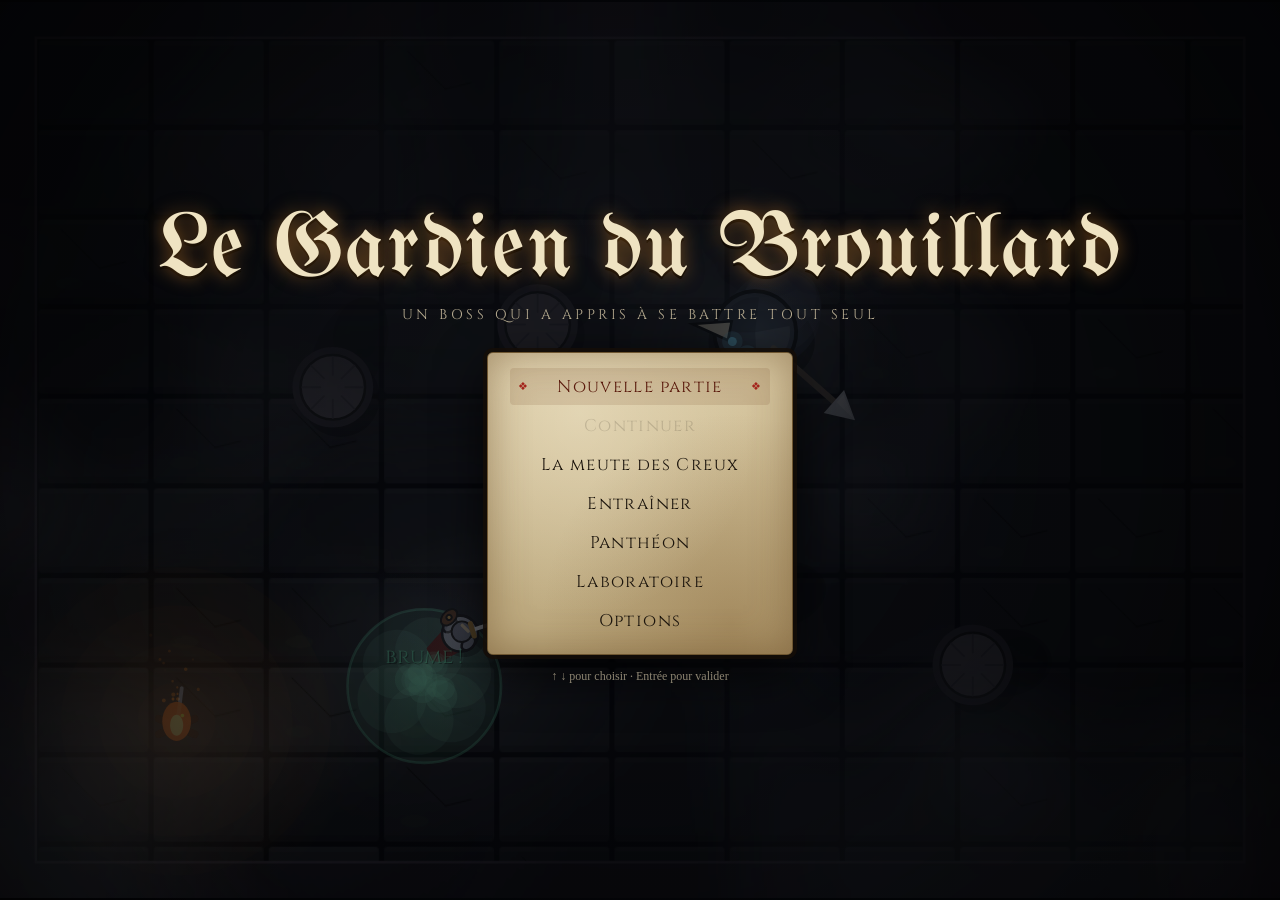
<file: index.html>
<!DOCTYPE html>
<html lang="fr">

<head>
    <meta charset="utf-8" />
    <meta name="viewport" content="width=device-width, initial-scale=1.0">
    <title>Le Gardien du Brouillard</title>
    <link rel="stylesheet" type="text/css" href="style.css?v=36">

    <!-- p5.js en local (comme les autres exemples) -->
    <script src="libraries/p5.min.js"></script>

    <!-- Une dépendance avant ce qui l'utilise ; sketch.js en dernier -->
    <script src="vehicle.js?v=36"></script>
    <script src="steering.js?v=36"></script>
    <script src="combat.js?v=36"></script>
    <script src="arena.js?v=36"></script>
    <script src="NeuralNetwork.js?v=36"></script>
    <script src="campfire.js?v=36"></script>
    <script src="mistPatch.js?v=36"></script>
    <script src="pillar.js?v=36"></script>
    <script src="bloodstain.js?v=36"></script>
    <script src="player.js?v=36"></script>
    <script src="boss.js?v=36"></script>
    <script src="bossBrain.js?v=36"></script>
    <script src="handBoss.js?v=36"></script>
    <script src="scriptedPlayer.js?v=36"></script>
    <script src="humanController.js?v=36"></script>
    <script src="fight.js?v=36"></script>
    <script src="fitness.js?v=36"></script>
    <script src="genetic.js?v=36"></script>
    <script src="training.js?v=36"></script>
    <script src="trainingStore.js?v=36"></script>
    <script src="comparison.js?v=36"></script>
    <script src="demo.js?v=36"></script>
    <script src="settings.js?v=36"></script>
    <script src="scenarios.js?v=36"></script>
    <script src="trials.js?v=36"></script>
    <script src="doctrines.js?v=36"></script>
    <script src="pretrainedBoss.js?v=36"></script>
    <script src="pretrainedPantheon.js?v=36"></script>
    <script src="pantheon.js?v=36"></script>
    <script src="tournament.js?v=36"></script>
    <script src="fitnessChart.js?v=36"></script>
    <script src="debugPanel.js?v=36"></script>
    <script src="hud.js?v=36"></script>
    <script src="camera.js?v=36"></script>
    <script src="menuToggle.js?v=36"></script>
    <script src="screens.js?v=36"></script>
    <script src="titleMenu.js?v=36"></script>
    <script src="tutorial.js?v=36"></script>
    <script src="hudLayout.js?v=36"></script>
    <script src="banners.js?v=36"></script>
    <script src="quality.js?v=36"></script>
    <script src="gameFeel.js?v=36"></script>
    <script src="particles.js?v=36"></script>
    <script src="lighting.js?v=36"></script>
    <script src="fog.js?v=36"></script>
    <script src="flocking.js?v=36"></script>
    <script src="creux.js?v=36"></script>
    <script src="packBrain.js?v=36"></script>
    <script src="handPack.js?v=36"></script>
    <script src="packPlayer.js?v=36"></script>
    <script src="packFight.js?v=36"></script>
    <script src="packFitness.js?v=36"></script>
    <script src="packSettings.js?v=36"></script>
    <script src="packTraining.js?v=36"></script>
    <script src="packComparison.js?v=36"></script>
    <script src="pretrainedPack.js?v=36"></script>
    <script src="campaign.js?v=36"></script>
    <script src="interpolation.js?v=36"></script>
    <script src="gamepad.js?v=36"></script>
    <script src="audio.js?v=36"></script>
    <script src="networkView.js?v=36"></script>
    <script src="presentation.js?v=36"></script>
    <script src="recorder.js?v=36"></script>
    <script src="wisp.js?v=36"></script>
    <script src="veilleur.js?v=36"></script>
    <script src="veilleurController.js?v=36"></script>
    <script src="veilleurFight.js?v=36"></script>
    <script src="showcasePlayer.js?v=36"></script>
    <script src="sketch.js?v=36"></script>
</head>

<body class="screen-title">
    <!-- Écran titre : logo et menu sur parchemin (le brouillard et le combat de fond sont dessinés dans le canvas) -->
    <div id="titleScreen" class="screen-panel">
        <h1 class="logo">Le Gardien du Brouillard</h1>
        <p class="tagline">Un boss qui a appris à se battre tout seul</p>
        <nav id="titleMenu" class="parchment title-menu" aria-label="Menu principal">
            <button id="menuNew" type="button" data-item="new">Nouvelle partie</button>
            <button id="menuContinue" type="button" data-item="continue">Continuer</button>
            <button id="menuPack" type="button" data-item="pack">La meute des Creux</button>
            <button id="menuTrain" type="button" data-item="train">Entraîner</button>
            <button id="menuPantheon" type="button" data-item="pantheon">Panthéon</button>
            <button id="menuLab" type="button" data-item="lab">Laboratoire</button>
            <button id="menuOptions" type="button" data-item="options">Options</button>
        </nav>
        <p class="title-hint">↑ ↓ pour choisir · Entrée pour valider</p>
    </div>

    <!-- Laboratoire : les outils de recherche (démonstration et duels, entraînement, comparaison, Panthéon) -->
    <aside id="menu" class="lab">
        <div class="lab-head">
            <h1>Laboratoire</h1>
            <button id="labBackBtn" type="button">← Titre</button>
        </div>
        <nav id="labTabs" class="tabs" aria-label="Outils du laboratoire">
            <button id="tabDemo" type="button" data-mode="demo">Duels</button>
            <button id="tabTraining" type="button" data-mode="training">Entraîner</button>
            <button id="tabComparison" type="button" data-mode="comparison">Comparer</button>
            <button id="tabPantheon" type="button" data-mode="pantheon">Panthéon</button>
            <button id="tabPack" type="button" data-mode="pack">Meute</button>
            <button id="tabPresentation" type="button" data-mode="presentation">Présentation</button>
        </nav>
        <p id="statusMsg" class="status" role="status"></p>

        <section id="demoSection">
            <h2>Démonstration et duels</h2>
            <p class="hint">Deux combats en même temps contre le <b>même joueur robot</b>. Seul le « cerveau » du boss
                change. Choisissez deux boss du Panthéon pour un <b>duel</b> : à chaque manche, gagne le boss qui tue
                le chevalier, ou le plus rapide si les deux le tuent.</p>
            <label for="demoLeftSelect">Boss de gauche</label>
            <select id="demoLeftSelect">
                <option value="random" selected>Avant entraînement (réseau au hasard)</option>
                <option value="hand">Boss écrit à la main</option>
                <option value="champion">Champion de votre entraînement</option>
            </select>
            <label for="demoRightSelect">Boss de droite</label>
            <select id="demoRightSelect">
                <option value="champion" selected>Champion de votre entraînement</option>
                <option value="hand">Boss écrit à la main</option>
            </select>
            <label for="demoTrialSelect">Joueur robot affronté</label>
            <select id="demoTrialSelect">
                <option value="settings" selected>Réglages avancés des Options</option>
            </select>
            <p id="demoInfo" class="hint"></p>
        </section>

        <section id="trainingSection">
            <h2>Entraînement</h2>
            <p class="hint">À chaque génération, 50 boss affrontent un joueur robot. Les meilleurs ont des « enfants »
                (copies légèrement modifiées) ; les autres disparaissent. Les 2 meilleurs passent ensuite un examen
                de 30 combats : s'ils gagnent plus souvent que le champion, ils le remplacent.</p>
            <label for="doctrineSelect">Recette d'entraînement</label>
            <select id="doctrineSelect"></select>
            <p id="doctrineInfo" class="hint"></p>
            <div class="buttons">
                <button id="trainBtn" type="button" class="primary">▶ Lancer l'entraînement</button>
                <button id="resetTrainingBtn" type="button">Tout recommencer</button>
            </div>
            <div class="buttons">
                <button id="exportTrainingBtn" type="button">💾 Exporter (fichier)</button>
                <label class="file-button">📂 Importer<input type="file" id="importTrainingInput" accept=".json,application/json"></label>
            </div>
            <button id="addToPantheonBtn" type="button" class="wide">🏛️ Ajouter le champion au Panthéon</button>
            <p id="trainingInfo" class="hint"></p>
            <p id="saveInfo" class="hint"></p>
        </section>

        <section id="comparisonSection">
            <h2>Comparaison</h2>
            <p class="hint">Le boss écrit à la main et le boss entraîné affrontent le même joueur robot sur les
                mêmes 50 combats. C'est la mesure à retenir : elle ne dépend pas de la chance.</p>
            <button id="compareBtn" type="button" class="primary">▶ Lancer 50 combats</button>
            <div id="comparisonResults" class="results"></div>
        </section>

        <section id="pantheonSection">
            <h2>Panthéon des boss</h2>
            <p class="hint">Chaque boss du Panthéon a le même cerveau et le même algorithme génétique, mais une
                <b>recette d'entraînement</b> différente : une autre note, ou un autre joueur robot en face. Le
                <b>tournoi</b> fait affronter à chacun 4 joueurs robots différents, sur les mêmes combats.</p>
            <div id="pantheonList" class="pantheon-list"></div>
            <button id="tournamentBtn" type="button" class="primary">▶ Lancer le tournoi</button>
            <div id="tournamentResults" class="results"></div>
        </section>

        <section id="presentationSection">
            <h2>Présentation (vidéo de démonstration)</h2>
            <p class="hint">Environ 3 minutes, en vrais combats : wander, le réseau de neurones en direct (les neurones
                s'allument quand le chevalier avance), seek et arrive avec la formule de Reynolds, evade, la ruée
                (pursue), l'évitement d'obstacles, la parade, la meute (boids et réseau partagé) et la neuroévolution.
                <b>→</b> scène suivante · <b>Échap</b> arrêter.</p>
            <div class="buttons">
                <button id="presentationBtn" type="button" class="primary">▶ Lancer la présentation</button>
                <button id="recordBtn" type="button">⏺ Enregistrer en vidéo</button>
            </div>
            <p id="presentationInfo" class="hint">« Enregistrer en vidéo » joue la présentation et télécharge un fichier
                .webm (image et son) à la fin. Gardez l'onglet au premier plan pendant l'enregistrement.</p>
        </section>

        <section id="packSection">
            <h2>Niveau 1 : la meute des Creux</h2>
            <p class="hint">Cinq Creux partagent <b>un seul réseau de neurones</b>. Chaque Creux l'interroge avec ce
                qu'il perçoit (le chevalier, ses voisins proches) et reçoit le dosage de ses comportements : poursuite,
                flanc, fuite, flocking, morsure. Le réseau a été entraîné par neuroévolution avec une <b>note
                collective</b> : la meute est notée ensemble.</p>
            <label for="packViewSelect">Meute observée (contre le joueur robot)</label>
            <select id="packViewSelect">
                <option value="learned" selected>Meute apprise (pré-entraînée)</option>
                <option value="champion">Champion de votre entraînement</option>
                <option value="hand">Meute écrite à la main</option>
            </select>
            <div class="buttons">
                <button id="packPlayBtn" type="button" class="primary">⚔ Jouer ce niveau</button>
                <button id="packCompareBtn" type="button">▶ Comparer (40 combats)</button>
            </div>
            <div class="buttons">
                <button id="packTrainBtn" type="button">▶ Entraîner la meute</button>
                <button id="packResetBtn" type="button">Recommencer</button>
            </div>
            <p id="packInfo" class="hint"></p>
            <details>
                <summary>Réglages de la meute</summary>
            <div class="control">
                <label for="packSize">Taille de la meute : <span id="packSizeVal">5</span></label>
                <input type="range" id="packSize" min="3" max="8" step="1" value="5">
            </div>
            <div class="control">
                <label for="packPerception">Perception des Creux (px) : <span id="packPerceptionVal">160</span></label>
                <input type="range" id="packPerception" min="60" max="300" step="10" value="160">
            </div>
            <div class="control">
                <label for="packPopulation">Population de meutes : <span id="packPopulationVal">40</span></label>
                <input type="range" id="packPopulation" min="10" max="100" step="10" value="40">
            </div>
            <div class="control">
                <label for="packFights">Combats par meute : <span id="packFightsVal">2</span></label>
                <input type="range" id="packFights" min="1" max="4" step="1" value="2">
            </div>
            <div class="control">
                <label for="packMutation">Taux de mutation (meute) : <span id="packMutationVal">0.10</span></label>
                <input type="range" id="packMutation" min="0" max="0.5" step="0.01" value="0.1">
            </div>
            </details>
        </section>
    </aside>
    <button id="menuToggle" type="button" aria-expanded="true" title="Masquer / afficher le laboratoire">✕</button>
    <main id="canvasHolder"></main>

    <!-- Menu de pause (Échap pendant le combat) -->
    <div id="pauseMenu" class="overlay" hidden>
        <div class="parchment panel">
            <h2>Pause</h2>
            <button id="resumeBtn" type="button" class="wide primary">Reprendre</button>
            <button id="restartFightBtn" type="button" class="wide">Recommencer le combat (R)</button>
            <label for="opponentSelect">Adversaire</label>
            <select id="opponentSelect">
                <option value="champion" selected>Champion de votre entraînement</option>
                <option value="hand">Boss écrit à la main (machine à états)</option>
                <!-- puis les boss du Panthéon, ajoutés par sketch.js -->
            </select>
            <p id="bossInfo" class="hint"></p>
            <button id="pauseOptionsBtn" type="button" class="wide">Options</button>
            <button id="quitToTitleBtn" type="button" class="wide">Retour au titre</button>
            <p class="hint keys">
                <b>ZQSD / WASD / flèches</b> se déplacer · <b>J</b> attaque légère · <b>K</b> attaque lourde ·
                <b>Espace</b> roulade · <b>U / Maj</b> parade · <b>E</b> fiole d'Estus · <b>L / Tab</b> verrouiller · <b>G</b> debug · <b>M</b> son ·
                <b>Échap</b> pause<br>
                Manette : <b>stick</b> se déplacer · <b>RB / RT</b> attaques · <b>LT</b> parade · <b>B</b> roulade ·
                <b>X</b> fiole · <b>R3 / Y</b> verrouiller · <b>Start</b> pause
            </p>
        </div>
    </div>

    <!-- Options : aide, tutoriel, debug, scénarios et réglages avancés -->
    <div id="optionsScreen" class="overlay" hidden>
        <div class="parchment panel wide-panel">
            <h2>Options</h2>
            <div class="buttons">
                <button id="helpBtn" type="button">❓ Comment ça marche ?</button>
                <button id="showTutorialBtn" type="button">Revoir le tutoriel</button>
            </div>
            <label for="controlsSelect">Contrôles</label>
            <select id="controlsSelect"></select>
            <p class="hint">Manette : stick gauche se déplacer · RB / RT attaque légère / lourde · LT parade · B roulade ·
                X fiole · R3 ou Y verrouiller · Start pause · A valider, B retour dans les menus.</p>
            <label for="qualitySelect">Qualité graphique</label>
            <select id="qualitySelect"></select>
            <label class="check"><input type="checkbox" id="muteCheckbox"> Couper le son (touche M)</label>
            <div class="control">
                <label for="masterVolume">Volume général : <span id="masterVolumeVal">0.70</span></label>
                <input type="range" id="masterVolume" min="0" max="1" step="0.05" value="0.7">
            </div>
            <div class="control">
                <label for="musicVolume">Musique : <span id="musicVolumeVal">0.50</span></label>
                <input type="range" id="musicVolume" min="0" max="1" step="0.05" value="0.5">
            </div>
            <div class="control">
                <label for="sfxVolume">Effets sonores : <span id="sfxVolumeVal">0.80</span></label>
                <input type="range" id="sfxVolume" min="0" max="1" step="0.05" value="0.8">
            </div>
            <label class="check"><input type="checkbox" id="debugCheckbox"> Mode debug : voir le « cerveau » du boss (touche G)</label>
            <details open>
                <summary>Réglages avancés</summary>
                <label for="scenarioSelect">Scénario</label>
                <select id="scenarioSelect"></select>
                <p id="scenarioInfo" class="hint"></p>

                <div class="control">
                    <label for="populationSize">Population de boss : <span id="populationSizeVal">50</span></label>
                    <input type="range" id="populationSize" min="10" max="200" step="10" value="50">
                </div>
                <div class="control">
                    <label for="mutationRate">Taux de mutation : <span id="mutationRateVal">0.10</span></label>
                    <input type="range" id="mutationRate" min="0" max="0.5" step="0.01" value="0.1">
                </div>
                <div class="control">
                    <label for="fightsPerBoss">Combats par boss : <span id="fightsPerBossVal">2</span></label>
                    <input type="range" id="fightsPerBoss" min="1" max="4" step="1" value="2">
                </div>
                <div class="control">
                    <label for="elites">Élites conservées : <span id="elitesVal">1</span></label>
                    <input type="range" id="elites" min="0" max="5" step="1" value="1">
                </div>
                <div class="control">
                    <label for="dodgeProbability">Bonne réaction du joueur robot : <span id="dodgeProbabilityVal">0.40</span></label>
                    <input type="range" id="dodgeProbability" min="0" max="1" step="0.05" value="0.4">
                </div>
                <div class="control">
                    <label for="attackInterval">Intervalle d'attaque du joueur robot (s) : <span id="attackIntervalVal">0.9</span></label>
                    <input type="range" id="attackInterval" min="0.4" max="2" step="0.1" value="0.9">
                </div>
                <div class="control">
                    <label for="detectRadius">Rayon de détection du boss : <span id="detectRadiusVal">350</span></label>
                    <input type="range" id="detectRadius" min="150" max="600" step="10" value="350">
                </div>
                <div class="control">
                    <label for="estusCharges">Fioles d'Estus du chevalier : <span id="estusChargesVal">2</span></label>
                    <input type="range" id="estusCharges" min="0" max="5" step="1" value="2">
                </div>
                <div class="control">
                    <label for="pillarCount">Piliers dans l'arène : <span id="pillarCountVal">4</span></label>
                    <input type="range" id="pillarCount" min="0" max="6" step="1" value="4">
                </div>
                <div class="control">
                    <label for="maxFightTime">Durée max d'un combat (s) : <span id="maxFightTimeVal">90</span></label>
                    <input type="range" id="maxFightTime" min="20" max="120" step="5" value="90">
                </div>
                <div class="control">
                    <label for="trainingBudget">Vitesse de calcul (pas par image) : <span id="trainingBudgetVal">6000</span></label>
                    <input type="range" id="trainingBudget" min="500" max="30000" step="500" value="6000">
                </div>
            </details>
            <button id="optionsBackBtn" type="button" class="wide primary">Retour</button>
        </div>
    </div>

    <!-- Tutoriel des commandes (premier combat, ou depuis les Options) -->
    <div id="tutorial" class="overlay" hidden>
        <div class="parchment panel">
            <p id="tutorialStep" class="tutorial-step"></p>
            <h2 id="tutorialTitle"></h2>
            <p id="tutorialText"></p>
            <div class="buttons">
                <button id="tutorialNextBtn" type="button" class="primary">Suivant (Entrée)</button>
                <button id="tutorialSkipBtn" type="button">Passer (Échap)</button>
            </div>
        </div>
    </div>

    <dialog id="helpDialog">
        <h2>Comment ça marche ?</h2>
        <h3>Le jeu</h3>
        <p>Un combat de boss comme dans <i>Dark Souls</i>. Le boss prévient avant de frapper : un cône rouge se remplit
            pendant 0,6 s. Si vous roulez à ce moment-là, vous êtes invulnérable 0,3 s et le coup passe à travers vous.
            Après sa frappe, le boss reste vulnérable une seconde : c'est le moment d'attaquer. Attaquer et rouler
            fatiguent (barre verte) ; sans endurance, on ne peut plus rien faire. À 30 % de vie, le boss s'enrage :
            il devient plus rapide et attaque plus souvent. Si vous mourez, vous repartez du feu de camp, et une
            <b>tache de sang</b> marque l'endroit et la cause de votre mort.</p>
        <h3>Les techniques du boss</h3>
        <ul>
            <li><b>Hallebarde</b> : un cône rouge se remplit pendant 0,6 s, puis il frappe devant lui.</li>
            <li><b>Ruée</b> : une ligne rouge montre où il va charger. Il vise l'endroit où vous <i>serez</i>
                (il prédit votre mouvement), puis fige sa visée juste avant de foncer : changez de direction au dernier moment.</li>
            <li><b>Souffle du brouillard</b> : un cercle vert se remplit là où vous allez passer ; une nappe de brume y
                reste 6 s. Dedans, on brûle et on avance plus lentement.</li>
        </ul>
        <h3>Les fioles d'Estus (touche E)</h3>
        <p>Chaque fiole rend 25 points de vie, mais boire prend une seconde pendant laquelle on avance à peine. Si le boss
            vous touche avant que le soin n'agisse, la gorgée est perdue. Buvez loin de lui, ou pendant qu'il récupère.
            Le joueur robot boit aussi : le boss peut donc <i>apprendre</i> à punir ce moment.</p>
        <h3>Les piliers en ruine</h3>
        <ul>
            <li>On ne les traverse pas. Le boss et le joueur robot les contournent (<i>évitement d'obstacles</i>).</li>
            <li>Un pilier entre le boss et vous <b>pare ses coups</b>, et les vôtres aussi.</li>
            <li>Cachez-vous derrière pour <b>boire une fiole</b> : le joueur robot le fait, le boss doit venir le débusquer.</li>
            <li>Attirez sa <b>ruée</b> contre un pilier : il s'écrase et reste <b>étourdi 1,6 s</b>. Au deuxième choc, le pilier s'effondre.</li>
        </ul>
        <h3>Pas de camping dans les coins</h3>
        <p>Le Gardien est lié au centre de l'arène. S'il reste trop longtemps dans un coin (6 s), le brouillard
            le <b>dévore</b> : le coin s'assombrit en violet, un compte à rebours s'affiche au-dessus de lui, puis il
            meurt. Pendant l'entraînement, c'est une défaite complète : les boss apprennent à ne pas se terrer
            dans les coins.</p>
        <h3>L'esquive et la riposte du boss</h3>
        <p>Quand vous attaquez, le boss peut esquiver. S'il esquive sans être touché, il <b>riposte</b> : sa hallebarde est
            prête aussitôt. N'attaquez donc pas n'importe quand : frappez pendant sa récupération ou quand il est étourdi.</p>
        <h3>Le « cerveau » du boss</h3>
        <p>Le boss n'a pas de règles écrites à la main. Il a un petit <b>réseau de neurones</b> : 16 informations
            entrent (distance au joueur, angle, vitesse, fatigue et vie du joueur, s'il est vulnérable, <b>s'il attaque</b>,
            la vie du boss, le temps de recharge de chaque technique et de l'esquive, les obstacles à gauche et à droite,
            <b>si un pilier vous cache</b>, <b>depuis combien de temps il est dans un coin</b>) et 6 décisions sortent : <b>avancer ou reculer</b>, <b>hallebarde</b>,
            <b>esquiver</b>, <b>ruée</b>, <b>souffle</b>, <b>tourner autour de vous</b>. Ce sont les comportements de
            Reynolds qui exécutent ces décisions : <i>arrive</i> pour s'approcher sans foncer (en spirale), <i>seek</i>
            vers un point en avance sur le cercle pour tourner autour du joueur, <i>flee</i> pour reculer, <i>evade</i> pour esquiver, <i>seek</i> vers un
            point prédit pour la ruée (comme <i>pursue</i>), <i>wander</i> pour errer quand le joueur est loin, et
            l'<i>évitement d'obstacles</i> pour contourner les piliers. S'il ne reçoit aucun ordre latéral, il
            <b>rôde</b> : il ne reste jamais planté à vous regarder.</p>
        <h3>Comment il apprend : la sélection naturelle</h3>
        <ol>
            <li>On crée 50 boss avec des cerveaux au hasard : ils font n'importe quoi.</li>
            <li>Chacun affronte 2 fois un <b>joueur robot</b> qui joue toujours de la même façon : il réagit bien à 40 % des
                techniques du boss, punit le boss quand il récupère, se repose quand il est fatigué, contourne la brume et
                boit ses 2 fioles quand il est à l'abri.</li>
            <li>Chaque boss reçoit une <b>note</b> : dégâts infligés, moins dégâts reçus, plus un bonus s'il gagne,
                moins une pénalité pour chaque coup dans le vide, plus un bonus pour chaque <b>riposte qui touche</b>
                (une esquive réussie suivie d'un coup de hallebarde qui touche).</li>
            <li>Les mieux notés ont des « enfants » : des copies avec de petites modifications au hasard
                (<b>mutations</b>). C'est une nouvelle <b>génération</b>.</li>
            <li>Les 2 meilleurs passent un examen de 30 combats toujours identiques. Le <b>champion</b> est celui
                qui gagne le plus souvent à cet examen : c'est lui que vous affrontez.</li>
            <li>Pour une mesure honnête, le mode <b>Comparer</b> le fait rejouer sur 50 combats qu'il n'a jamais vus.
                Ce résultat est un peu plus bas que celui de l'examen : en gardant toujours le meilleur à l'examen,
                on garde aussi un peu de chance.</li>
        </ol>
        <p>Personne n'explique au boss comment se battre : les comportements qui marchent survivent, les autres
            disparaissent.</p>
        <h3>Le Panthéon : des boss entraînés différemment</h3>
        <p>Ce qu'un boss apprend dépend de sa <b>recette d'entraînement</b> : la note qu'on lui donne et le joueur robot
            qu'il affronte. Tous les boss du Panthéon sont partis de la même population de départ, avec le même
            nombre de générations ; seule la recette change.</p>
        <ul>
            <li><b>Le Gardien</b> : la recette de référence (avec un bonus à chaque riposte).</li>
            <li><b>Le Bourreau</b> : sa note compte surtout les dégâts infligés ; les coups reçus comptent peu.</li>
            <li><b>Le Spectre</b> : sa note punit surtout les coups reçus.</li>
            <li><b>Le Chasseur</b> : entraîné contre un joueur robot expert.</li>
            <li><b>L'Opportuniste</b> : entraîné contre un joueur robot débutant.</li>
            <li><b>Le Geôlier</b> : entraîné contre un joueur robot qui a 3 fioles.</li>
        </ul>
        <p>Le <b>tournoi</b> oppose chaque boss à 4 joueurs robots (débutant, référence, expert, buveur), sur les mêmes
            combats. La case encadrée est l'adversaire de son entraînement : on regarde si ce boss y fait mieux que
            les autres. Les colonnes de <b>style</b> montrent comment il gagne : coups de hallebarde, ruées, souffles,
            dégâts encaissés, fioles que le chevalier a pu boire. Les boss ne se battent pas entre eux : leur cerveau a appris à lire un chevalier.
            Ils s'affrontent en <b>duel</b>, contre le même chevalier : le meilleur l'emporte. Vous pouvez aussi entraîner
            votre propre boss avec la recette de votre choix, puis l'ajouter au Panthéon.</p>
        <h3>Le menu</h3>
        <ul>
            <li><b>Nouvelle partie</b> : la campagne. La meute des Creux, un feu de camp, le Veilleur des cendres (un
                sorcier dont les feux follets vous poursuivent : coupez-les ou roulez), un dernier feu de camp, puis le
                Gardien, plus coriace, avec des coups retardés pour piéger les parades trop pressées. Votre vie
                <b>passe d'une étape à l'autre</b> ; chaque feu de camp ravive une fiole, à boire sans risque
                (<b>E</b>), puis on repart (<b>Entrée</b>). Si vous mourez, l'étape recommence avec la vie et les
                fioles que vous aviez en y entrant. <b>Échap</b> ouvre la pause : recommencer l'étape, les Options, ou
                choisir un autre adversaire pour un combat libre (votre champion, le boss écrit à la main, un boss du
                Panthéon, la meute, le Veilleur).</li>
            <li><b>Continuer</b> : reprendre le combat en cours.</li>
            <li><b>La meute des Creux</b> (niveau 1) : cinq morts-vivants qui partagent un seul réseau de neurones. Chacun
                choisit avec ce qu'il perçoit comment doser poursuite, flanc, fuite et flocking. Ils ont appris à vous
                encercler : ne vous laissez pas entourer, reculez contre un pilier, profitez de leurs morsures ratées.
                L'onglet <b>Meute</b> du laboratoire les compare à une meute écrite à la main.</li>
            <li><b>Entraîner</b>, <b>Panthéon</b>, <b>Laboratoire</b> : les outils de recherche, en onglets. Duels
                (avant / après l'entraînement, ou deux boss du Panthéon côte à côte), Entraîner (choisir une recette et
                regarder l'évolution, tout est sauvegardé automatiquement), Comparer (50 combats identiques pour mesurer
                qui est le meilleur boss), Panthéon (le tournoi de tous les boss contre 4 joueurs robots).</li>
            <li><b>Laboratoire → Présentation</b> : une partie complète jouée par un joueur automatique, puis 3 minutes
                d'explications avec le réseau de neurones en direct et chaque steering behavior dessiné ;
                « Enregistrer en vidéo » en fait un fichier .webm.</li>
            <li><b>Options</b> : cette aide, le tutoriel, la qualité graphique (Bas, Moyen, Haut), le mode debug (avec
                les images par seconde), les scénarios et les réglages avancés.</li>
        </ul>
        <h3>Petit lexique</h3>
        <dl>
            <dt>Réseau de neurones</dt><dd>Une fonction avec beaucoup de réglages (les « poids ») qui transforme ce que voit le boss en décisions.</dd>
            <dt>Génération</dt><dd>Un tour complet : tous les boss se battent, puis les meilleurs ont des enfants.</dd>
            <dt>Fitness (note)</dt><dd>Le score d'un boss après ses combats.</dd>
            <dt>Mutation</dt><dd>Une petite modification au hasard des poids d'un enfant.</dd>
            <dt>Champion</dt><dd>Le boss qui a le mieux réussi l'examen de 30 combats.</dd>
            <dt>Steering behaviors</dt><dd>Les règles de déplacement de Craig Reynolds (1999) : chercher, arriver, fuir, esquiver, errer, éviter les obstacles.</dd>
            <dt>Prédiction</dt><dd>Viser l'endroit où sera la cible (position + vitesse × temps), comme le comportement <i>pursue</i>.</dd>
        </dl>
        <form method="dialog"><button id="helpClose" class="primary">Compris, on y va !</button></form>
    </dialog>
</body>

</html>
</file>
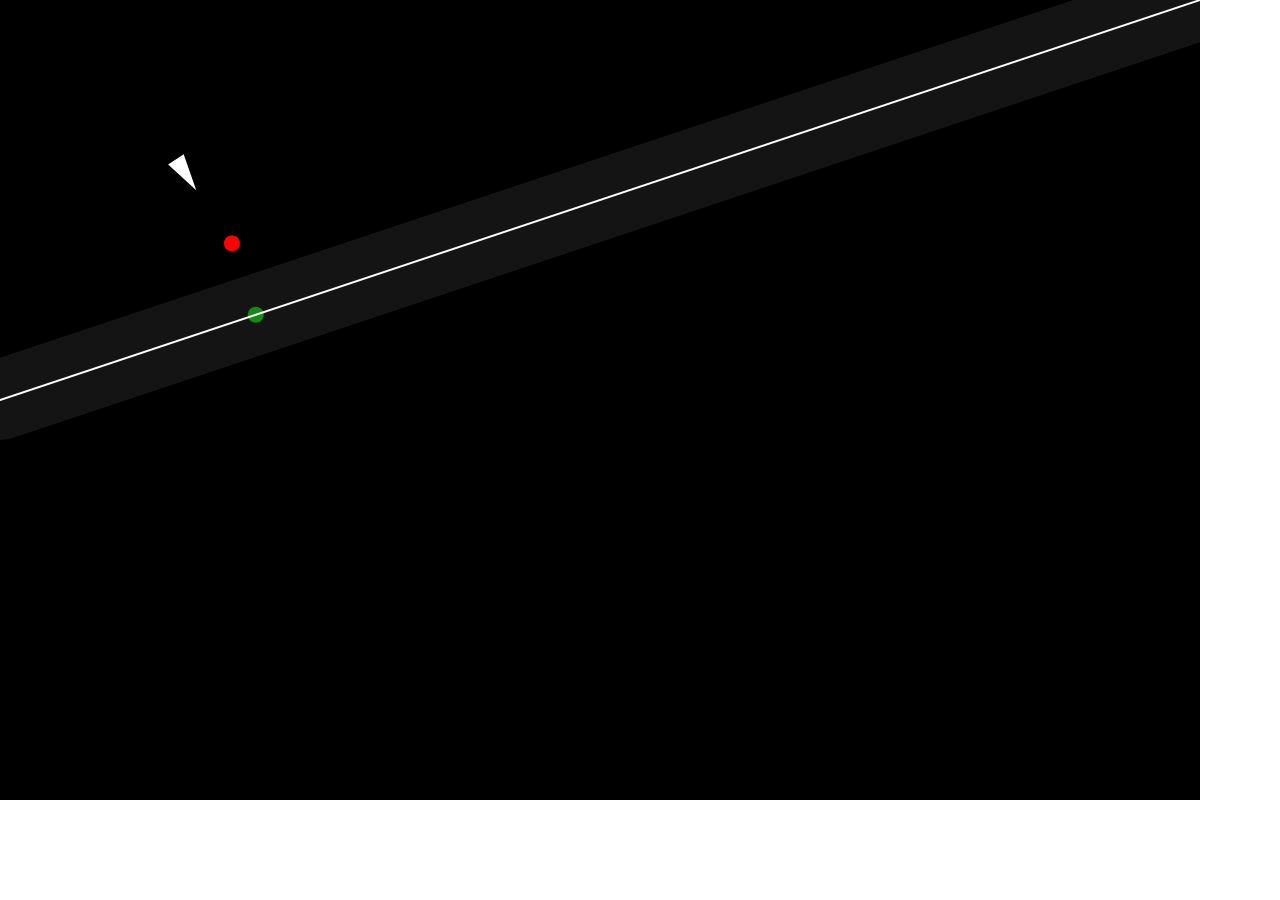
<file: 5-2-PathFollowing/index.html>
<!DOCTYPE html>
<html lang="en">
  <head>
    <meta charset="utf-8" />
    <meta name="viewport" content="width=device-width, initial-scale=1.0">

    <title>Sketch</title>

    <link rel="stylesheet" type="text/css" href="style.css">

    <script src="libraries/p5.min.js"></script>
    <script src="libraries/p5.sound.min.js"></script>
    <script src="path.js"></script>
    <script src="vehicle.js"></script>
    <script src="sketch.js"></script>
  </head>
  <body>
    <!-- Pas besoin de déclarer un canvas pour dessiner en P5.js -->
  </body>
</html>
</file>
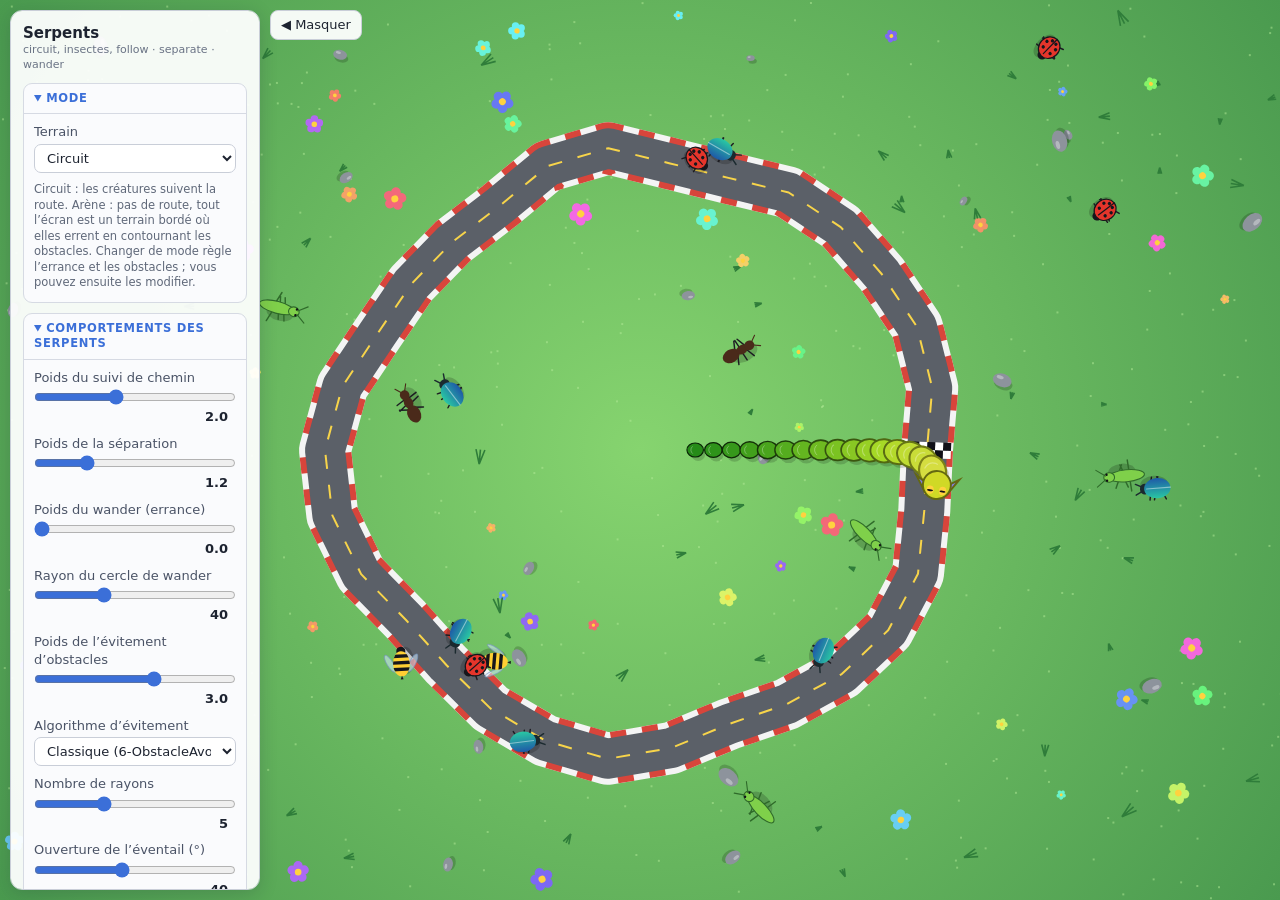
<file: 5-3-PathFollowingComplex/index.html>
<!DOCTYPE html>
<html lang="fr">
  <head>
    <meta charset="utf-8" />
    <meta name="viewport" content="width=device-width, initial-scale=1.0">

    <title>Serpents sur circuit — follow, séparation et wander</title>

    <link rel="stylesheet" type="text/css" href="style.css">

    <script src="libraries/p5.min.js"></script>
    <script src="libraries/p5.sound.min.js"></script>
    <script src="path.js"></script>
    <script src="vehicle.js"></script>
    <script src="steering.js"></script>
    <script src="circuit.js"></script>
    <script src="trackScenery.js"></script>
    <script src="snakeSkins.js"></script>
    <script src="snakeRing.js"></script>
    <script src="snake.js"></script>
    <script src="insect.js"></script>
    <script src="obstacle.js"></script>
    <script src="crowd.js"></script>
    <script src="snakeGroup.js"></script>
    <script src="insectColony.js"></script>
    <script src="swarms.js"></script>
    <script src="obstacleField.js"></script>
    <script src="snakeSettings.js"></script>
    <script src="menuToggle.js"></script>
    <script src="sketch.js"></script>
  </head>
  <body>
    <header id="controls">
      <div class="menu-title">Serpents <span>circuit, insectes, follow · separate · wander</span></div>

      <details class="section" open>
        <summary>Mode</summary>
        <div class="section-body">
        <div class="field">
          <label for="snake-mode">Terrain</label>
          <select id="snake-mode"></select>
        </div>
        <p class="hint">Circuit : les créatures suivent la route. Arène : pas de route, tout l’écran est un terrain bordé où elles errent en contournant les obstacles. Changer de mode règle l’errance et les obstacles ; vous pouvez ensuite les modifier.</p>
        </div>
      </details>

      <details class="section" open>
        <summary>Comportements des serpents</summary>
        <div class="section-body">
        <span class="control">
          <label for="snake-followWeight">Poids du suivi de chemin</label>
          <input id="snake-followWeight" type="range" min="0" max="5" step="0.1" value="2">
          <output id="snake-followWeight-value" for="snake-followWeight">2.0</output>
        </span>
        <span class="control">
          <label for="snake-separateWeight">Poids de la séparation</label>
          <input id="snake-separateWeight" type="range" min="0" max="5" step="0.1" value="1.2">
          <output id="snake-separateWeight-value" for="snake-separateWeight">1.2</output>
        </span>
        <span class="control">
          <label for="snake-wanderWeight">Poids du wander (errance)</label>
          <input id="snake-wanderWeight" type="range" min="0" max="3" step="0.1" value="0">
          <output id="snake-wanderWeight-value" for="snake-wanderWeight">0.0</output>
        </span>
        <span class="control">
          <label for="snake-wanderRadius">Rayon du cercle de wander</label>
          <input id="snake-wanderRadius" type="range" min="10" max="100" step="5" value="40">
          <output id="snake-wanderRadius-value" for="snake-wanderRadius">40</output>
        </span>
        <span class="control">
          <label for="snake-avoidWeight">Poids de l’évitement d’obstacles</label>
          <input id="snake-avoidWeight" type="range" min="0" max="5" step="0.1" value="3">
          <output id="snake-avoidWeight-value" for="snake-avoidWeight">3.0</output>
        </span>
        <div class="field">
          <label for="snake-avoidMode">Algorithme d’évitement</label>
          <select id="snake-avoidMode"></select>
        </div>
        <span class="control">
          <label for="snake-avoidRays">Nombre de rayons</label>
          <input id="snake-avoidRays" type="range" min="3" max="9" step="2" value="5">
          <output id="snake-avoidRays-value" for="snake-avoidRays">5</output>
        </span>
        <span class="control">
          <label for="snake-avoidFan">Ouverture de l’éventail (°)</label>
          <input id="snake-avoidFan" type="range" min="10" max="80" step="5" value="40">
          <output id="snake-avoidFan-value" for="snake-avoidFan">40</output>
        </span>
        <p class="hint">Classique : l’algorithme de 6-ObstacleAvoidance (vecteurs ahead et ahead2). Multi-rayons : plusieurs rayons en éventail prédisent où le véhicule touchera un obstacle ; chaque impact repousse selon son urgence.</p>
        <p class="hint">Le serpent suit le chemin avec <b>follow</b> ; sa tête et ses anneaux s’écartent des insectes avec <b>separate</b> ; <b>wander</b> le fait errer. Un poids à zéro coupe le comportement.</p>
        </div>
      </details>

      <details class="section">
        <summary>Apparence des serpents</summary>
        <div class="section-body">
        <div class="field">
          <label for="snake-snakePattern">Motif des nouveaux serpents</label>
          <select id="snake-snakePattern"></select>
        </div>
        <label for="snake-randomSizes" class="switch"><input id="snake-randomSizes" type="checkbox" checked> Dimensions aléatoires avec t</label>
        <span class="control">
          <label for="snake-snakeSize">Taille de la tête</label>
          <input id="snake-snakeSize" type="range" min="6" max="24" step="1" value="14">
          <output id="snake-snakeSize-value" for="snake-snakeSize">14</output>
        </span>
        <span class="control">
          <label for="snake-snakeLength">Nombre d’anneaux</label>
          <input id="snake-snakeLength" type="range" min="5" max="40" step="1" value="14">
          <output id="snake-snakeLength-value" for="snake-snakeLength">14</output>
        </span>
        <span class="control">
          <label for="snake-snakeSpeed">Vitesse max</label>
          <input id="snake-snakeSpeed" type="range" min="1" max="4" step="0.1" value="2.5">
          <output id="snake-snakeSpeed-value" for="snake-snakeSpeed">2.5</output>
        </span>
        <p class="hint">Ces trois curseurs règlent tous les serpents ; ils servent aussi aux nouveaux quand l’interrupteur est coupé.</p>
        </div>
      </details>

      <details class="section">
        <summary>Circuit et décor</summary>
        <div class="section-body">
        <div class="field">
          <label for="snake-shape">Forme</label>
          <select id="snake-shape"></select>
        </div>
        <div class="field">
          <label for="snake-theme">Décor</label>
          <select id="snake-theme"></select>
        </div>
        <span class="control">
          <label for="snake-circuitSize">Taille du circuit (%)</label>
          <input id="snake-circuitSize" type="range" min="40" max="100" step="5" value="90">
          <output id="snake-circuitSize-value" for="snake-circuitSize">90</output>
        </span>
        <span class="control">
          <label for="snake-circuitSegments">Nombre de segments</label>
          <input id="snake-circuitSegments" type="range" min="12" max="60" step="1" value="30">
          <output id="snake-circuitSegments-value" for="snake-circuitSegments">30</output>
        </span>
        <span class="control">
          <label for="snake-circuitIrregularity">Irrégularité</label>
          <input id="snake-circuitIrregularity" type="range" min="0" max="1" step="0.05" value="0.5">
          <output id="snake-circuitIrregularity-value" for="snake-circuitIrregularity">0.50</output>
        </span>
        <span class="control">
          <label for="snake-roadWidth">Demi-largeur de la route</label>
          <input id="snake-roadWidth" type="range" min="10" max="45" step="1" value="20">
          <output id="snake-roadWidth-value" for="snake-roadWidth">20</output>
        </span>
        <span class="control">
          <label for="snake-circuitSeed">Numéro du circuit</label>
          <input id="snake-circuitSeed" type="range" min="0" max="999" step="1" value="7">
          <output id="snake-circuitSeed-value" for="snake-circuitSeed">7</output>
        </span>
        <button id="new-circuit" type="button">🎲 Nouveau circuit</button>
        <span class="control">
          <label for="snake-decorDensity">Densité du décor (%)</label>
          <input id="snake-decorDensity" type="range" min="0" max="100" step="5" value="60">
          <output id="snake-decorDensity-value" for="snake-decorDensity">60</output>
        </span>
        </div>
      </details>

      <details class="section">
        <summary>Obstacles</summary>
        <div class="section-body">
        <label for="snake-clickObstacle" class="switch"><input id="snake-clickObstacle" type="checkbox"> Clic : poser / retirer un obstacle</label>
        <div class="field">
          <label for="snake-obstacleType">Type des obstacles posés</label>
          <select id="snake-obstacleType"></select>
        </div>
        <span class="control">
          <label for="snake-obstacleCount">Nombre d’obstacles</label>
          <input id="snake-obstacleCount" type="range" min="0" max="20" step="1" value="0">
          <output id="snake-obstacleCount-value" for="snake-obstacleCount">0</output>
        </span>
        <span class="control">
          <label for="snake-obstacleSize">Taille des obstacles</label>
          <input id="snake-obstacleSize" type="range" min="10" max="60" step="1" value="28">
          <output id="snake-obstacleSize-value" for="snake-obstacleSize">28</output>
        </span>
        <button id="clear-obstacles" type="button">🧹 Vider les obstacles</button>
        <p class="hint">Rocher, étang, buisson : un cercle ou un groupe de cercles. Mur : une rangée de cercles. Les serpents et les insectes les contournent avec l’algorithme d’évitement de 6-ObstacleAvoidance (vecteurs ahead et ahead2).</p>
        </div>
      </details>

      <details class="section">
        <summary>Insectes</summary>
        <div class="section-body">
        <span class="control">
          <label for="snake-insectCount">Nombre d’insectes</label>
          <input id="snake-insectCount" type="range" min="0" max="40" step="1" value="20">
          <output id="snake-insectCount-value" for="snake-insectCount">20</output>
        </span>
        <span class="control">
          <label for="snake-insectSize">Taille des insectes</label>
          <input id="snake-insectSize" type="range" min="6" max="24" step="1" value="12">
          <output id="snake-insectSize-value" for="snake-insectSize">12</output>
        </span>
        <p class="hint">Les insectes sont des véhicules ordinaires que les serpents évitent. Chaque espèce a ses vitesses et sa façon de marcher.</p>
        </div>
      </details>

      <details class="section">
        <summary>Essaims d’insectes (boids)</summary>
        <div class="section-body">
        <label for="snake-swarm" class="switch"><input id="snake-swarm" type="checkbox" checked> Les insectes volent en essaim</label>
        <span class="control">
          <label for="snake-flockAlign">Poids de l’alignement</label>
          <input id="snake-flockAlign" type="range" min="0" max="2" step="0.1" value="1.5">
          <output id="snake-flockAlign-value" for="snake-flockAlign">1.5</output>
        </span>
        <span class="control">
          <label for="snake-flockCohesion">Poids de la cohésion</label>
          <input id="snake-flockCohesion" type="range" min="0" max="2" step="0.1" value="1">
          <output id="snake-flockCohesion-value" for="snake-flockCohesion">1.0</output>
        </span>
        <span class="control">
          <label for="snake-flockSeparation">Poids de la séparation (boids)</label>
          <input id="snake-flockSeparation" type="range" min="0" max="15" step="0.1" value="3">
          <output id="snake-flockSeparation-value" for="snake-flockSeparation">3.0</output>
        </span>
        <span class="control">
          <label for="snake-flockRadius">Rayon de perception</label>
          <input id="snake-flockRadius" type="range" min="15" max="100" step="1" value="40">
          <output id="snake-flockRadius-value" for="snake-flockRadius">40</output>
        </span>
        <span class="control">
          <label for="snake-scareRadius">Peur des serpents (rayon)</label>
          <input id="snake-scareRadius" type="range" min="0" max="200" step="10" value="90">
          <output id="snake-scareRadius-value" for="snake-scareRadius">90</output>
        </span>
        <div class="stats"><span class="stat">Essaims <output id="swarm-count" aria-live="off">0</output></span><span class="stat">Plus gros <output id="swarm-largest" aria-live="off">0</output></span></div>
        <p class="hint">Les règles de boids de 7-Boids (alignement, cohésion, séparation) ne s’appliquent qu’entre insectes de la même espèce : les abeilles volent avec les abeilles, les fourmis avec les fourmis. Un essaim est un groupe de 3 insectes ou plus de même espèce reliés de proche en proche, à moins de 2 × le rayon de perception (la portée de la cohésion). Les têtes de serpent sont des prédateurs : l’essaim se disperse à leur approche, puis se reforme.</p>
        </div>
      </details>

      <details class="section">
        <summary>Debug</summary>
        <div class="section-body">
        <label for="debug-mode" class="switch"><input id="debug-mode" type="checkbox"> Mode debug (touche d)</label>
        <p class="hint">Cercles de séparation de chaque serpent (jaune, rouge si un insecte est dedans), ligne centrale du chemin, cibles de follow, cercle de wander, essaims (contour et liens), vecteurs ahead (jaune) et ahead2 (violet) de l’évitement classique ou rayons de prédiction (verts libres, rouges jusqu’à l’impact), et cercles rouges des obstacles.</p>
        </div>
      </details>

      <details class="section">
        <summary>Aide</summary>
        <div class="section-body">
        <p class="hint"><kbd>t</kbd> nouveau serpent sous la souris (12 au plus) · <kbd>o</kbd> obstacle sous la souris (ou clic, si l’interrupteur des obstacles est actif ; un clic sur un obstacle le retire) · <kbd>s</kbd> abeille rapide · <kbd>w</kbd> grosse sauterelle qui erre · glisser sur le canvas : insectes (60 au plus) · <kbd>d</kbd> debug.</p>
        </div>
      </details>
    </header>
    <button id="menu-toggle" type="button" aria-controls="controls" aria-expanded="true">◀ Masquer</button>
  </body>
</html>
</file>
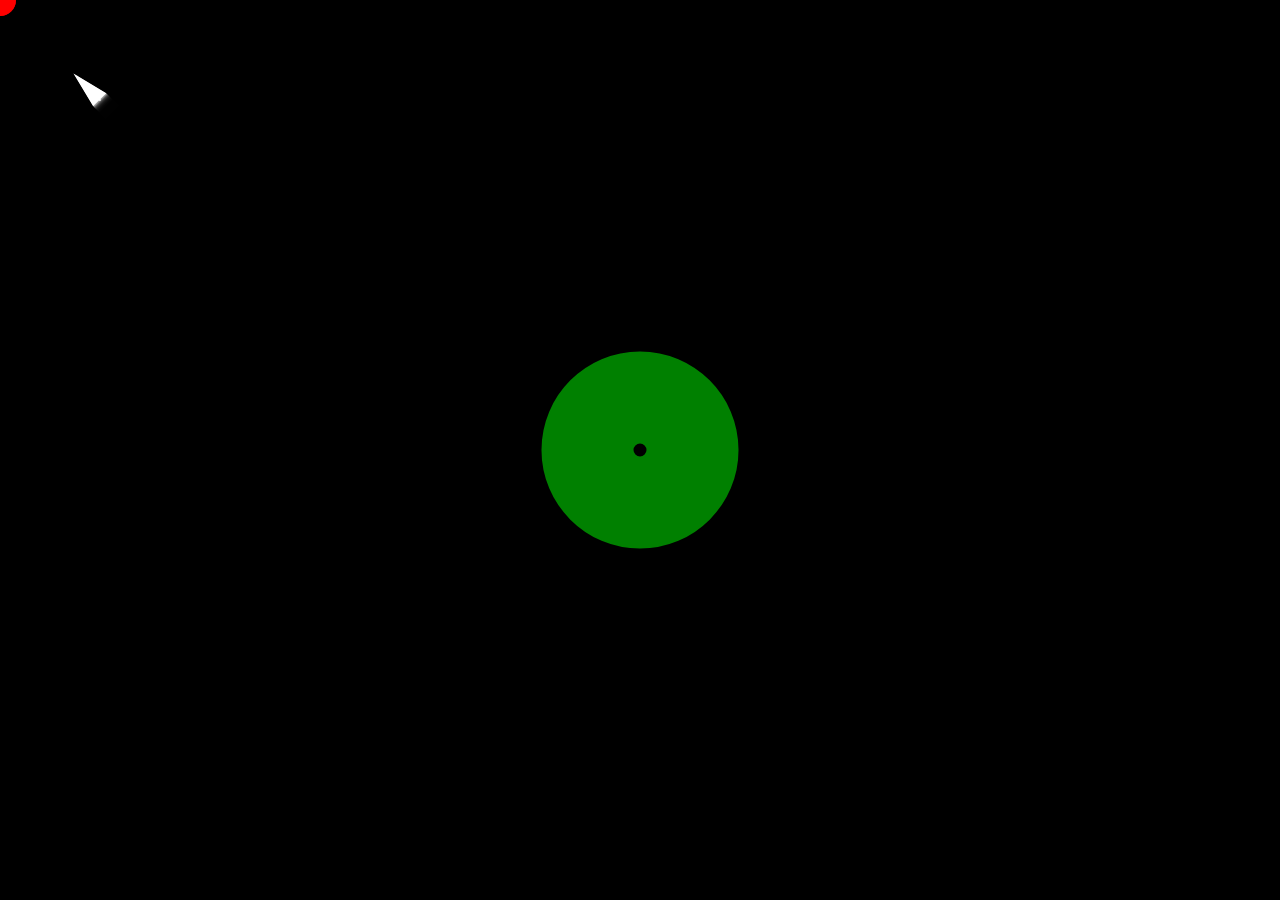
<file: 6-ObstacleAvoidance/index.html>
<!DOCTYPE html>
<html lang="en">
  <head>
    <meta charset="utf-8" />
    <meta name="viewport" content="width=device-width, initial-scale=1.0">

    <title>Sketch</title>

    <link rel="stylesheet" type="text/css" href="style.css">

    <script src="libraries/p5.min.js"></script>
    <script src="libraries/p5.sound.min.js"></script>
    <script src="obstacle.js"></script>
    <script src="vehicle.js"></script>
    <script src="sketch.js"></script>
  </head>
  <body>
    <!-- Pas besoin de déclarer un canvas pour dessiner en P5.js -->
  </body>
</html>
</file>
<file: style.css>
html,
body {
    margin: 0;
    padding: 0;
    height: 100%;
    overflow: hidden;
    background: #07080c;
    color: #d6d3cc;
    font-family: Georgia, "Times New Roman", serif;
}

body {
    display: flex;
}

#menu {
    flex: 0 0 300px;
    height: 100vh;
    overflow-y: auto;
    box-sizing: border-box;
    padding: 14px 16px 40px;
    background: #101218;
    border-right: 1px solid #2a2c35;
    font-size: 13px;
}

body.menu-hidden #menu {
    display: none;
}

#canvasHolder {
    flex: 1 1 auto;
    min-width: 0;
    height: 100vh;
    display: flex;
    align-items: center;
    justify-content: center;
    position: relative;
    overflow: hidden;
    background: rgb(7, 8, 12);
}

/* Sol de l'arène : calque fixe derrière le canvas, placé par la caméra (transformation CSS) */
#canvasHolder .floor-layer {
    position: absolute;
    top: 0;
    left: 0;
    transform-origin: 0 0;
    pointer-events: none;
    z-index: 0;
}

#canvasHolder canvas.p5Canvas {
    position: relative;
    z-index: 1;
}

#menuToggle {
    position: fixed;
    top: 10px;
    left: 306px;
    z-index: 10;
    margin: 0;
}

body.menu-hidden #menuToggle {
    left: 10px;
}

h1 {
    font-size: 19px;
    margin: 0 0 6px;
    color: #e8dcb8;
    letter-spacing: 0.04em;
}

h2 {
    font-size: 14px;
    margin: 4px 0 8px;
    color: #e8dcb8;
}

section {
    border-top: 1px solid #2a2c35;
    padding: 10px 0;
}

label {
    display: block;
    margin: 6px 0 3px;
    color: #a9a59a;
}

label.check {
    display: flex;
    gap: 6px;
    align-items: center;
}

.control {
    margin-bottom: 4px;
}

input[type="range"],
select {
    width: 100%;
    box-sizing: border-box;
}

select {
    background: #1a1d25;
    color: #e0ddd5;
    border: 1px solid #3a3d48;
    border-radius: 4px;
    padding: 4px;
    font: inherit;
}

button {
    background: #2a2418;
    color: #f0e2bd;
    border: 1px solid #8a7340;
    border-radius: 4px;
    padding: 5px 9px;
    margin: 3px 3px 3px 0;
    font: inherit;
    font-size: 12px;
    cursor: pointer;
}

button:hover {
    background: #3a3020;
}

button:disabled {
    opacity: 0.45;
    cursor: default;
}

.hint {
    color: #7d7a72;
    margin: 6px 0;
    line-height: 1.4;
}

.keys b {
    color: #c9b98a;
}

.status {
    color: #e3b45a;
    min-height: 1em;
}

.status.error {
    color: #ef6b5b;
}

.results table {
    width: 100%;
    border-collapse: collapse;
    margin-top: 8px;
}

.results th,
.results td {
    border-bottom: 1px solid #2a2c35;
    padding: 3px 2px;
    text-align: left;
}

/* Écran étroit : le menu passe par-dessus le canvas */
@media (max-width: 760px) {
    #menu {
        position: fixed;
        z-index: 9;
        width: min(300px, 85vw);
    }

    #menuToggle {
        left: calc(min(300px, 85vw) + 6px);
    }
}

button.primary {
    background: #5a3d12;
    border-color: #e3b45a;
}

button.wide {
    width: 100%;
    margin: 6px 0;
}

.file-button {
    display: inline-block;
    background: #2a2418;
    color: #f0e2bd;
    border: 1px solid #8a7340;
    border-radius: 4px;
    padding: 5px 9px;
    margin: 3px 3px 3px 0;
    font-size: 12px;
    cursor: pointer;
}

.file-button input {
    display: none;
}

details {
    border-top: 1px solid #2a2c35;
    padding: 10px 0;
}

summary {
    cursor: pointer;
    color: #e8dcb8;
    font-weight: bold;
}

dialog {
    max-width: 680px;
    max-height: 85vh;
    overflow-y: auto;
    background: #12141b;
    color: #d6d3cc;
    border: 1px solid #8a7340;
    border-radius: 8px;
    padding: 18px 24px;
    line-height: 1.5;
}

dialog::backdrop {
    background: rgba(0, 0, 0, 0.7);
}

dialog h2 {
    font-size: 20px;
}

dialog h3 {
    color: #e3b45a;
    margin: 16px 0 4px;
    font-size: 15px;
}

dialog dt {
    color: #e8dcb8;
    font-weight: bold;
    margin-top: 6px;
}

dialog dd {
    margin: 0 0 0 14px;
    color: #a9a59a;
}

/* Panthéon : liste des boss, avec un point à la couleur de leur recette */
.pantheon-list {
    display: flex;
    flex-direction: column;
    gap: 6px;
    margin: 8px 0;
}

.pantheon-entry {
    display: flex;
    align-items: flex-start;
    gap: 8px;
    font-size: 12px;
    line-height: 1.35;
    color: #cfc8b4;
}

.pantheon-entry .dot {
    flex: none;
    width: 10px;
    height: 10px;
    margin-top: 3px;
    border-radius: 50%;
}

.pantheon-entry button {
    flex: none;
    margin-left: auto;
    padding: 2px 8px;
    font-size: 11px;
}

.results ul {
    margin: 8px 0;
    padding-left: 18px;
    font-size: 12px;
    line-height: 1.4;
}

/* ===================== Refonte : polices, écrans, parchemin ===================== */

/* Polices sous licence SIL OFL 1.1 (voir CREDITS.md et libraries/fonts/) */
@font-face {
    font-family: "UnifrakturMaguntia";
    src: url("libraries/fonts/UnifrakturMaguntia-Book.ttf") format("truetype");
    font-display: swap;
}

@font-face {
    font-family: "Cinzel";
    src: url("libraries/fonts/Cinzel-VariableFont_wght.ttf") format("truetype");
    font-weight: 400 900;
    font-display: swap;
}

:root {
    --nuit: #07080c;
    --encre: #1b140c;
    --parchemin: #d9c9a3;
    --parchemin-sombre: #b9a57a;
    --braise: #e8902f;
    --sang: #a3231b;
    --or: #e3b45a;
}

/* Le laboratoire (menu de gauche) n'apparaît que sur l'écran Laboratoire */
body:not(.screen-lab) #menu,
body:not(.screen-lab) #menuToggle {
    display: none;
}

h1, h2, summary, .tabs button, .title-menu button, .panel button {
    font-family: "Cinzel", Georgia, serif;
}

/* --- Écran titre --- */
.screen-panel {
    position: fixed;
    inset: 0;
    z-index: 20;
    display: none;
    flex-direction: column;
    align-items: center;
    justify-content: center;
    pointer-events: none;
}

body.screen-title #titleScreen {
    display: flex;
}

.logo {
    font-family: "UnifrakturMaguntia", "Cinzel", Georgia, serif;
    font-size: clamp(38px, 7vw, 92px);
    font-weight: normal;
    color: #efe3c2;
    text-shadow: 0 0 18px rgba(232, 144, 47, 0.55), 0 3px 0 #000;
    margin: 0;
    text-align: center;
    letter-spacing: 0.02em;
}

.tagline {
    font-family: "Cinzel", Georgia, serif;
    color: #b8ad92;
    letter-spacing: 0.25em;
    text-transform: uppercase;
    font-size: clamp(10px, 1.3vw, 14px);
    margin: 8px 0 28px;
}

.title-hint {
    color: #8d8572;
    font-size: 12px;
    margin-top: 14px;
}

/* --- Parchemin --- */
.parchment {
    background:
        radial-gradient(ellipse at 30% 20%, rgba(255, 248, 225, 0.35), transparent 60%),
        radial-gradient(ellipse at 80% 90%, rgba(120, 85, 40, 0.35), transparent 55%),
        linear-gradient(180deg, var(--parchemin), var(--parchemin-sombre));
    color: var(--encre);
    border: 1px solid #6e5631;
    border-radius: 6px;
    box-shadow: 0 0 0 4px rgba(20, 14, 8, 0.85), 0 18px 50px rgba(0, 0, 0, 0.75), inset 0 0 40px rgba(90, 60, 25, 0.45);
}

.title-menu {
    pointer-events: auto;
    display: flex;
    flex-direction: column;
    min-width: 260px;
    padding: 14px 22px;
}

.title-menu button {
    background: transparent;
    border: none;
    color: var(--encre);
    font-size: 17px;
    letter-spacing: 0.08em;
    padding: 7px 10px;
    margin: 1px 0;
    text-align: center;
    position: relative;
}

.title-menu button:hover,
.title-menu button.selected {
    background: rgba(90, 40, 15, 0.12);
    color: #5a1a0c;
}

.title-menu button.selected::before,
.title-menu button.selected::after {
    content: "❖";
    position: absolute;
    top: 50%;
    transform: translateY(-50%);
    font-size: 11px;
    color: var(--sang);
}

.title-menu button.selected::before { left: 8px; }
.title-menu button.selected::after { right: 8px; }

.title-menu button:disabled {
    color: rgba(27, 20, 12, 0.35);
}

/* --- Fenêtres par-dessus le jeu (pause, options, tutoriel) --- */
.overlay {
    position: fixed;
    inset: 0;
    z-index: 30;
    display: flex;
    align-items: center;
    justify-content: center;
    background: rgba(0, 0, 0, 0.55);
}

.overlay[hidden] {
    display: none;
}

.panel {
    width: min(420px, 92vw);
    max-height: 88vh;
    overflow-y: auto;
    padding: 18px 24px 20px;
    box-sizing: border-box;
    font-size: 14px;
}

.wide-panel {
    width: min(560px, 94vw);
}

.panel h2 {
    color: #3a1a08;
    font-size: 22px;
    letter-spacing: 0.08em;
    text-align: center;
    margin: 2px 0 12px;
}

.panel label,
.panel summary {
    color: #3b2c16;
}

.panel .hint {
    color: #5b4a2c;
}

.panel .keys b {
    color: #6b2a10;
}

.panel button {
    background: rgba(60, 35, 12, 0.12);
    color: #2a1a08;
    border: 1px solid #7a5c30;
}

.panel button:hover {
    background: rgba(90, 40, 15, 0.2);
}

.panel button.primary {
    background: #5a2b10;
    color: #f6e7c4;
    border-color: #3a1a08;
}

.panel select,
.panel input[type="range"] {
    accent-color: #7a3410;
}

.panel select {
    background: rgba(255, 250, 235, 0.6);
    color: #2a1a08;
    border-color: #7a5c30;
}

.panel details {
    border-top: 1px solid rgba(90, 60, 25, 0.4);
}

.tutorial-step {
    text-align: center;
    color: #7a5c30;
    font-family: "Cinzel", Georgia, serif;
    font-size: 12px;
    letter-spacing: 0.2em;
    margin: 0;
}

#tutorialText {
    font-size: 15px;
    line-height: 1.55;
    text-align: center;
}

#tutorial .buttons {
    display: flex;
    justify-content: center;
    gap: 6px;
}

/* --- Laboratoire --- */
.lab-head {
    display: flex;
    align-items: center;
    justify-content: space-between;
    gap: 8px;
}

.lab-head h1 {
    font-family: "UnifrakturMaguntia", "Cinzel", Georgia, serif;
    font-weight: normal;
    font-size: 26px;
}

.tabs {
    display: flex;
    flex-wrap: wrap;
    gap: 4px;
    margin: 8px 0 4px;
}

.tabs button {
    flex: 1 1 auto;
    margin: 0;
    font-size: 11px;
    letter-spacing: 0.05em;
}

.tabs button.active {
    background: #5a3d12;
    border-color: var(--or);
    color: #fff3d6;
}
</file>
<file: 5-2-PathFollowing/style.css>
html, body {
  margin: 0;
  padding: 0;
}

canvas {
  display: block;
}
</file>
<file: 5-3-PathFollowingComplex/style.css>
html, body {
  margin: 0;
  padding: 0;
  height: 100%;
  overflow: hidden;
  /* même teinte que le sol : aucune bande blanche si le canvas est en retard sur la fenêtre */
  background: #3f8f4a;
  font: 13px/1.35 system-ui, "Segoe UI", sans-serif;
  color: #1d2330;
}

canvas {
  display: block;
}

/* Menu : une carte flottante en haut à gauche, hors du circuit (qui est centré). Masquable. */
#controls {
  position: fixed;
  top: 10px;
  left: 10px;
  z-index: 5;
  width: 250px;
  display: flex;
  flex-direction: column;
  gap: 10px;
  padding: 12px;
  box-sizing: border-box;
  background: rgba(255, 255, 255, 0.94);
  border: 1px solid #c9ced8;
  border-radius: 12px;
  box-shadow: 0 4px 18px rgba(20, 30, 50, 0.18);
}

#controls[hidden] {
  display: none;
}

.menu-title {
  font-size: 15px;
  font-weight: 700;
}

.menu-title span {
  display: block;
  color: #6a7385;
  font-size: 11px;
  font-weight: 500;
}

.control {
  display: grid;
  grid-template-columns: 1fr auto;
  align-items: center;
  column-gap: 8px;
  row-gap: 3px;
}

.control > label {
  color: #4a5366;
}

.control > output {
  min-width: 2.5em;
  font-weight: 600;
  font-variant-numeric: tabular-nums;
  text-align: right;
}

.control > input[type="range"] {
  grid-column: 1 / -1;
  width: 100%;
  margin: 0;
  accent-color: #3b6fd8;
  cursor: pointer;
}

.switch {
  display: flex;
  align-items: center;
  gap: 8px;
  cursor: pointer;
}

.hint {
  margin: 0;
  color: #5f6879;
  font-size: 11.5px;
}

kbd {
  padding: 0 5px;
  border: 1px solid #c9ced8;
  border-bottom-width: 2px;
  border-radius: 4px;
  background: #f4f6fa;
  font: 11px/1.5 ui-monospace, Consolas, monospace;
}

/* languette qui masque ou rouvre le menu */
#menu-toggle {
  position: fixed;
  top: 10px;
  left: 270px;
  z-index: 6;
  padding: 5px 10px;
  border: 1px solid #c9ced8;
  border-radius: 8px;
  background: rgba(255, 255, 255, 0.94);
  color: inherit;
  font: inherit;
  cursor: pointer;
}

#controls[hidden] + #menu-toggle {
  left: 10px;
}

#menu-toggle:hover,
#menu-toggle:focus-visible {
  border-color: #3b6fd8;
  outline: none;
}

/* menu plus riche : défilement, sections repliables, listes et bouton */
#controls {
  max-height: calc(100vh - 20px);
  overflow-y: auto;
  scrollbar-width: thin;
}

.section {
  border: 1px solid #d6dae3;
  border-radius: 9px;
  background: #fafbfd;
}

.section > summary {
  padding: 7px 10px;
  color: #3b6fd8;
  font-size: 11.5px;
  font-weight: 700;
  letter-spacing: 0.06em;
  text-transform: uppercase;
  cursor: pointer;
  user-select: none;
}

.section[open] > summary {
  border-bottom: 1px solid #d6dae3;
}

.section-body {
  display: flex;
  flex-direction: column;
  gap: 9px;
  padding: 9px 10px 11px;
}

.field {
  display: grid;
  gap: 3px;
}

.field > label {
  color: #4a5366;
}

select {
  width: 100%;
  padding: 5px 8px;
  border: 1px solid #c9ced8;
  border-radius: 7px;
  background: #fff;
  color: inherit;
  font: inherit;
}

button {
  padding: 6px 10px;
  border: 1px solid #c9ced8;
  border-radius: 7px;
  background: #fff;
  color: inherit;
  font: inherit;
  cursor: pointer;
}

button:hover,
button:focus-visible {
  border-color: #3b6fd8;
  outline: none;
}

/* compteurs du menu (essaims) */
.stats {
  display: grid;
  grid-template-columns: 1fr 1fr;
  gap: 6px;
}

.stat {
  display: flex;
  flex-direction: column;
  padding: 5px 8px;
  border: 1px solid #d6dae3;
  border-radius: 8px;
  background: #fff;
  color: #5f6879;
  font-size: 11px;
}

.stat output {
  color: #3b6fd8;
  font-size: 16px;
  font-weight: 700;
  font-variant-numeric: tabular-nums;
}
</file>
<file: 6-ObstacleAvoidance/style.css>
html, body {
  margin: 0;
  padding: 0;
}

canvas {
  display: block;
}
</file>
